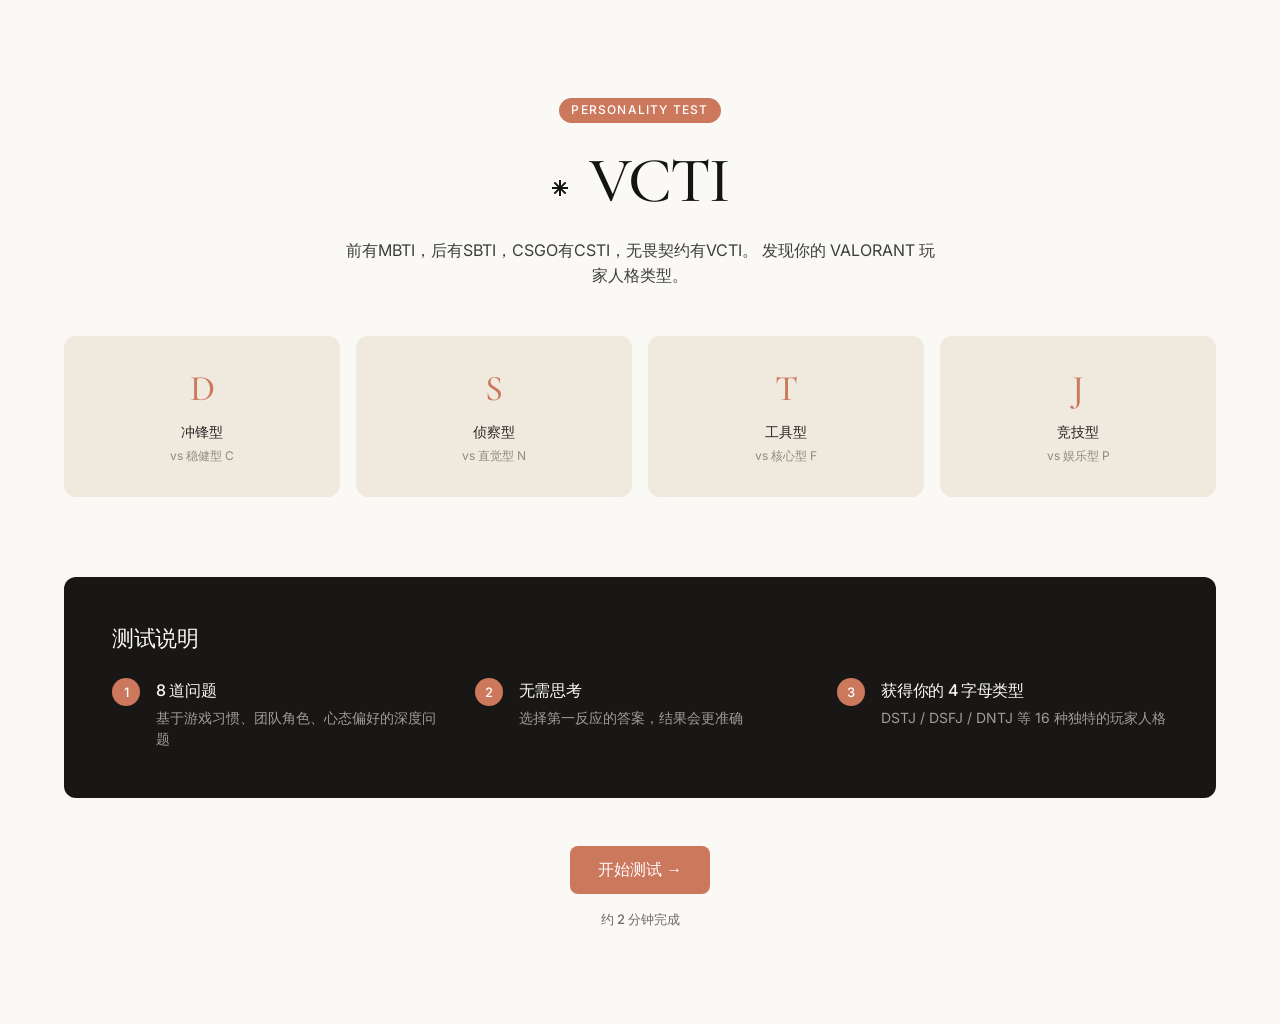
<file: index.html>
<!DOCTYPE html>
<html lang="zh-CN">
<head>
    <meta charset="UTF-8">
    <meta name="viewport" content="width=device-width, initial-scale=1.0">
    <title>VCTI // VALORANT Personality Test</title>
    <link rel="preconnect" href="https://fonts.googleapis.com">
    <link rel="preconnect" href="https://fonts.gstatic.com" crossorigin>
    <link href="https://fonts.googleapis.com/css2?family=Cormorant+Garamond:wght@400;500&family=Inter:wght@400;500&family=JetBrains+Mono&display=swap" rel="stylesheet">
    <link rel="stylesheet" href="styles.css">
</head>
<body>
    <!-- HOME PAGE -->
    <div id="home-page" class="page active">
        <div class="container">
            <div class="hero-section">
                <div class="hero-badge">
                    <span class="badge-coral">PERSONALITY TEST</span>
                </div>
                <h1 class="display-xl hero-title">
                    <span class="spike-mark">
                        <span></span>
                        <span></span>
                    </span>
                    VCTI
                </h1>
                <p class="body-md hero-subtitle">
                    前有MBTI，后有SBTI，CSGO有CSTI，无畏契约有VCTI。
                    发现你的 VALORANT 玩家人格类型。
                </p>
                <div class="dimensions-grid">
                    <div class="dimension-card">
                        <div class="dimension-letter">D</div>
                        <div class="dimension-label">冲锋型</div>
                        <div class="dimension-vs">vs 稳健型 C</div>
                    </div>
                    <div class="dimension-card">
                        <div class="dimension-letter">S</div>
                        <div class="dimension-label">侦察型</div>
                        <div class="dimension-vs">vs 直觉型 N</div>
                    </div>
                    <div class="dimension-card">
                        <div class="dimension-letter">T</div>
                        <div class="dimension-label">工具型</div>
                        <div class="dimension-vs">vs 核心型 F</div>
                    </div>
                    <div class="dimension-card">
                        <div class="dimension-letter">J</div>
                        <div class="dimension-label">竞技型</div>
                        <div class="dimension-vs">vs 娱乐型 P</div>
                    </div>
                </div>
            </div>

            <div class="instructions-card">
                <h2 class="title-lg">测试说明</h2>
                <div class="instructions-grid">
                    <div class="instruction-item">
                        <div class="instruction-number">1</div>
                        <div class="instruction-text">
                            <h4>8 道问题</h4>
                            <p>基于游戏习惯、团队角色、心态偏好的深度问题</p>
                        </div>
                    </div>
                    <div class="instruction-item">
                        <div class="instruction-number">2</div>
                        <div class="instruction-text">
                            <h4>无需思考</h4>
                            <p>选择第一反应的答案，结果会更准确</p>
                        </div>
                    </div>
                    <div class="instruction-item">
                        <div class="instruction-number">3</div>
                        <div class="instruction-text">
                            <h4>获得你的 4 字母类型</h4>
                            <p>DSTJ / DSFJ / DNTJ 等 16 种独特的玩家人格</p>
                        </div>
                    </div>
                </div>
            </div>

            <div class="cta-row">
                <button onclick="startTest()" class="btn-primary" style="height: 48px; padding: 0 28px; font-size: 16px;">
                    开始测试 →
                </button>
                <p class="caption" style="margin-top: 16px;">约 2 分钟完成</p>
            </div>
        </div>
    </div>

    <!-- TEST PAGE -->
    <div id="test-page" class="page">
        <div class="container">
            <div class="progress-header">
                <div class="progress-meta">
                    <span class="caption-uppercase">Question <span id="current-num">01</span> / 08</span>
                    <span class="caption">当前类型: <span id="current-type-preview">----</span></span>
                </div>
                <div class="progress-bar-container">
                    <div id="progress-bar-fill" class="progress-bar-fill" style="width: 12.5%;"></div>
                </div>
            </div>

            <div class="question-container">
                <h2 id="question-text" class="display-md question-text"></h2>
                <div id="options-list" class="options-list">
                    <!-- Options injected here -->
                </div>
            </div>
        </div>
    </div>

    <!-- RESULT PAGE -->
    <div id="result-page" class="page">
        <div class="container">
            <div class="result-header">
                <p class="caption-uppercase">Your VCTI Type</p>
                <h1 id="result-type" class="result-type"></h1>
                <h2 id="result-name" class="result-name"></h2>
                <span id="result-badge" class="badge-pill"></span>
            </div>

            <div class="result-card-main">
                <div class="result-grid-2">
                    <div class="result-info-block">
                        <h4>代表角色</h4>
                        <p id="result-agent"></p>
                    </div>
                    <div class="result-info-block">
                        <h4>代表玩家</h4>
                        <p id="result-player"></p>
                    </div>
                </div>

                <div class="result-features">
                    <h4>核心特征</h4>
                    <ul id="result-features-list" class="features-list">
                        <!-- Features injected here -->
                    </ul>
                </div>

                <div class="result-quote-block">
                    <p id="result-quote" class="result-quote"></p>
                    <p id="result-quote-author" class="result-quote-author"></p>
                </div>

                <div class="result-grid-2">
                    <div class="result-info-block">
                        <h4>适合段位</h4>
                        <p id="result-rank"></p>
                    </div>
                    <div class="result-info-block">
                        <h4>致命弱点</h4>
                        <p id="result-weakness"></p>
                    </div>
                </div>
            </div>

            <div class="dimension-breakdown-card">
                <h3 class="title-md">维度分析</h3>
                <div id="breakdown-grid" class="breakdown-grid">
                    <!-- Breakdown items injected here -->
                </div>
            </div>

            <div class="result-actions">
                <button onclick="shareResult()" class="btn-primary">
                    分享结果
                </button>
                <button onclick="restartTest()" class="btn-secondary">
                    再测一次
                </button>
            </div>
        </div>
    </div>

    <script src="app.js"></script>
</body>
</html>
</file>
<file: styles.css>
/* ===================================
   VCTI - VALORANT Personality Test
   Claude Design System
   =================================== */

:root {
    --primary: #cc785c;
    --primary-active: #a9583e;
    --primary-disabled: #e6dfd8;
    --ink: #141413;
    --body: #3d3d3a;
    --body-strong: #252523;
    --muted: #6c6a64;
    --muted-soft: #8e8b82;
    --hairline: #e6dfd8;
    --hairline-soft: #ebe6df;
    --canvas: #faf9f5;
    --surface-soft: #f5f0e8;
    --surface-card: #efe9de;
    --surface-cream-strong: #e8e0d2;
    --surface-dark: #181715;
    --surface-dark-elevated: #252320;
    --surface-dark-soft: #1f1e1b;
    --on-primary: #ffffff;
    --on-dark: #faf9f5;
    --on-dark-soft: #a09d96;
    --accent-teal: #5db8a6;
    --accent-amber: #e8a55a;
    --success: #5db872;
    --warning: #d4a017;
    --error: #c64545;
}

* {
    margin: 0;
    padding: 0;
    box-sizing: border-box;
}

body {
    font-family: Inter, -apple-system, BlinkMacSystemFont, 'Segoe UI', Roboto, sans-serif;
    background-color: var(--canvas);
    color: var(--body);
    line-height: 1.55;
    -webkit-font-smoothing: antialiased;
}

/* ===================================
   Typography
   =================================== */

h1, h2, h3, h4 {
    font-family: 'Cormorant Garamond', Garamond, 'Times New Roman', serif;
    font-weight: 500;
    letter-spacing: -0.02em;
    color: var(--ink);
}

.display-xl {
    font-family: 'Cormorant Garamond', Garamond, 'Times New Roman', serif;
    font-size: 64px;
    font-weight: 500;
    line-height: 1.05;
    letter-spacing: -0.03em;
    color: var(--ink);
}

.display-lg {
    font-family: 'Cormorant Garamond', Garamond, 'Times New Roman', serif;
    font-size: 48px;
    font-weight: 500;
    line-height: 1.1;
    letter-spacing: -0.02em;
    color: var(--ink);
}

.display-md {
    font-family: 'Cormorant Garamond', Garamond, 'Times New Roman', serif;
    font-size: 36px;
    font-weight: 500;
    line-height: 1.15;
    letter-spacing: -0.01em;
    color: var(--ink);
}

.display-sm {
    font-family: 'Cormorant Garamond', Garamond, 'Times New Roman', serif;
    font-size: 28px;
    font-weight: 500;
    line-height: 1.2;
    color: var(--ink);
}

.title-lg {
    font-size: 22px;
    font-weight: 500;
    line-height: 1.3;
    color: var(--ink);
}

.title-md {
    font-size: 18px;
    font-weight: 500;
    line-height: 1.4;
    color: var(--ink);
}

.title-sm {
    font-size: 16px;
    font-weight: 500;
    line-height: 1.4;
    color: var(--ink);
}

.body-md {
    font-size: 16px;
    font-weight: 400;
    line-height: 1.55;
    color: var(--body);
}

.body-sm {
    font-size: 14px;
    font-weight: 400;
    line-height: 1.55;
    color: var(--body);
}

.caption {
    font-size: 13px;
    font-weight: 500;
    line-height: 1.4;
    color: var(--muted);
}

.caption-uppercase {
    font-size: 12px;
    font-weight: 500;
    line-height: 1.4;
    letter-spacing: 0.1em;
    text-transform: uppercase;
    color: var(--muted);
}

.code {
    font-family: 'JetBrains Mono', ui-monospace, monospace;
    font-size: 14px;
    font-weight: 400;
    line-height: 1.6;
}

/* ===================================
   Buttons
   =================================== */

.btn-primary {
    display: inline-flex;
    align-items: center;
    justify-content: center;
    gap: 8px;
    padding: 12px 20px;
    height: 40px;
    background-color: var(--primary);
    color: var(--on-primary);
    font-size: 14px;
    font-weight: 500;
    line-height: 1;
    border: none;
    border-radius: 8px;
    cursor: pointer;
    transition: background-color 0.2s ease;
    text-decoration: none;
}

.btn-primary:hover {
    background-color: var(--primary-active);
}

.btn-secondary {
    display: inline-flex;
    align-items: center;
    justify-content: center;
    gap: 8px;
    padding: 12px 20px;
    height: 40px;
    background-color: var(--canvas);
    color: var(--ink);
    font-size: 14px;
    font-weight: 500;
    line-height: 1;
    border: 1px solid var(--hairline);
    border-radius: 8px;
    cursor: pointer;
    transition: all 0.2s ease;
    text-decoration: none;
}

.btn-secondary:hover {
    background-color: var(--surface-card);
}

.btn-secondary-on-dark {
    display: inline-flex;
    align-items: center;
    justify-content: center;
    gap: 8px;
    padding: 12px 20px;
    height: 40px;
    background-color: var(--surface-dark-elevated);
    color: var(--on-dark);
    font-size: 14px;
    font-weight: 500;
    line-height: 1;
    border: none;
    border-radius: 8px;
    cursor: pointer;
    transition: all 0.2s ease;
    text-decoration: none;
}

.btn-secondary-on-dark:hover {
    background-color: var(--surface-dark-soft);
}

/* ===================================
   Badge
   =================================== */

.badge-pill {
    display: inline-flex;
    align-items: center;
    padding: 4px 12px;
    background-color: var(--surface-card);
    color: var(--ink);
    font-size: 13px;
    font-weight: 500;
    line-height: 1.4;
    border-radius: 9999px;
}

.badge-coral {
    display: inline-flex;
    align-items: center;
    padding: 4px 12px;
    background-color: var(--primary);
    color: var(--on-primary);
    font-size: 12px;
    font-weight: 500;
    line-height: 1.4;
    letter-spacing: 0.1em;
    text-transform: uppercase;
    border-radius: 9999px;
}

/* ===================================
   Page Transitions
   =================================== */

.page {
    display: none;
    opacity: 0;
    transition: opacity 0.4s ease;
}

.page.active {
    display: block;
    opacity: 1;
}

/* ===================================
   Container
   =================================== */

.container {
    max-width: 1200px;
    margin: 0 auto;
    padding: 0 24px;
}

/* ===================================
   HOME PAGE
   =================================== */

#home-page {
    min-height: 100vh;
    padding: 96px 0;
}

.hero-section {
    text-align: center;
    margin-bottom: 80px;
}

.hero-badge {
    margin-bottom: 24px;
}

.hero-title {
    margin-bottom: 24px;
}

.hero-subtitle {
    max-width: 600px;
    margin: 0 auto 48px;
    color: var(--body);
}

/* Dimensions Grid */
.dimensions-grid {
    display: grid;
    grid-template-columns: repeat(4, 1fr);
    gap: 16px;
    margin-bottom: 80px;
}

.dimension-card {
    background-color: var(--surface-card);
    padding: 32px;
    border-radius: 12px;
    text-align: center;
    transition: transform 0.2s ease;
}

.dimension-card:hover {
    transform: translateY(-2px);
}

.dimension-letter {
    font-family: 'Cormorant Garamond', Garamond, 'Times New Roman', serif;
    font-size: 36px;
    font-weight: 500;
    line-height: 1.15;
    color: var(--primary);
    margin-bottom: 12px;
}

.dimension-label {
    font-size: 14px;
    font-weight: 500;
    color: var(--body-strong);
    margin-bottom: 4px;
}

.dimension-vs {
    font-size: 12px;
    color: var(--muted-soft);
}

/* Instructions Card */
.instructions-card {
    background-color: var(--surface-dark);
    color: var(--on-dark);
    padding: 48px;
    border-radius: 12px;
    margin-bottom: 48px;
}

.instructions-card .title-lg {
    color: var(--on-dark);
    margin-bottom: 24px;
}

.instructions-grid {
    display: grid;
    grid-template-columns: repeat(3, 1fr);
    gap: 32px;
}

.instruction-item {
    display: flex;
    gap: 16px;
}

.instruction-number {
    width: 28px;
    height: 28px;
    background-color: var(--primary);
    color: var(--on-primary);
    border-radius: 50%;
    display: flex;
    align-items: center;
    justify-content: center;
    font-size: 13px;
    font-weight: 500;
    flex-shrink: 0;
}

.instruction-text h4 {
    color: var(--on-dark);
    font-family: Inter, sans-serif;
    font-size: 16px;
    font-weight: 500;
    margin-bottom: 4px;
}

.instruction-text p {
    color: var(--on-dark-soft);
    font-size: 14px;
}

.cta-row {
    text-align: center;
}

/* ===================================
   TEST PAGE
   =================================== */

#test-page {
    min-height: 100vh;
    padding: 64px 0;
}

.progress-header {
    max-width: 600px;
    margin: 0 auto 48px;
}

.progress-meta {
    display: flex;
    justify-content: space-between;
    align-items: center;
    margin-bottom: 12px;
}

.progress-bar-container {
    width: 100%;
    height: 6px;
    background-color: var(--surface-card);
    border-radius: 3px;
    overflow: hidden;
}

.progress-bar-fill {
    height: 100%;
    background-color: var(--primary);
    border-radius: 3px;
    transition: width 0.5s ease;
}

.question-container {
    max-width: 600px;
    margin: 0 auto;
}

.question-text {
    text-align: center;
    margin-bottom: 48px;
}

.options-list {
    display: flex;
    flex-direction: column;
    gap: 12px;
}

.option-btn {
    display: block;
    width: 100%;
    padding: 20px 24px;
    background-color: var(--surface-card);
    color: var(--body-strong);
    font-size: 16px;
    font-weight: 400;
    line-height: 1.55;
    border: none;
    border-radius: 8px;
    cursor: pointer;
    text-align: left;
    transition: all 0.2s ease;
}

.option-btn:hover {
    background-color: var(--surface-cream-strong);
    transform: translateX(4px);
}

.option-letter {
    display: inline-block;
    width: 24px;
    font-weight: 500;
    color: var(--primary);
}

/* ===================================
   RESULT PAGE
   =================================== */

#result-page {
    min-height: 100vh;
    padding: 64px 0 96px;
}

.result-header {
    text-align: center;
    margin-bottom: 64px;
}

.result-type {
    font-family: 'Cormorant Garamond', Garamond, 'Times New Roman', serif;
    font-size: 80px;
    font-weight: 500;
    line-height: 1;
    letter-spacing: -0.03em;
    color: var(--ink);
    margin-bottom: 16px;
}

.result-name {
    font-family: 'Cormorant Garamond', Garamond, 'Times New Roman', serif;
    font-size: 36px;
    font-weight: 500;
    line-height: 1.15;
    color: var(--primary);
    margin-bottom: 16px;
}

.result-card-main {
    background-color: var(--surface-dark);
    border-radius: 12px;
    padding: 48px;
    margin-bottom: 32px;
}

.result-grid-2 {
    display: grid;
    grid-template-columns: 1fr 1fr;
    gap: 32px;
    margin-bottom: 48px;
}

.result-info-block h4 {
    font-family: Inter, sans-serif;
    font-size: 12px;
    font-weight: 500;
    line-height: 1.4;
    letter-spacing: 0.1em;
    text-transform: uppercase;
    color: var(--on-dark-soft);
    margin-bottom: 8px;
}

.result-info-block p {
    color: var(--on-dark);
    font-size: 18px;
    font-weight: 500;
    line-height: 1.4;
}

.result-features {
    margin-bottom: 48px;
}

.result-features h4 {
    font-family: Inter, sans-serif;
    font-size: 12px;
    font-weight: 500;
    line-height: 1.4;
    letter-spacing: 0.1em;
    text-transform: uppercase;
    color: var(--on-dark-soft);
    margin-bottom: 16px;
}

.features-list {
    display: flex;
    flex-direction: column;
    gap: 12px;
    list-style: none;
}

.feature-item {
    display: flex;
    align-items: flex-start;
    gap: 12px;
    color: var(--on-dark);
    font-size: 16px;
}

.feature-bullet {
    width: 6px;
    height: 6px;
    background-color: var(--primary);
    border-radius: 50%;
    margin-top: 10px;
    flex-shrink: 0;
}

.result-quote-block {
    padding: 24px;
    background-color: var(--surface-dark-soft);
    border-radius: 8px;
    border-left: 3px solid var(--primary);
    margin-bottom: 32px;
}

.result-quote {
    font-family: 'Cormorant Garamond', Garamond, 'Times New Roman', serif;
    font-size: 24px;
    font-style: italic;
    color: var(--on-dark);
    line-height: 1.4;
}

.result-quote-author {
    color: var(--on-dark-soft);
    font-size: 14px;
    margin-top: 8px;
}

.result-quote-author::before {
    content: '— ';
}

/* Dimension Breakdown Card */
.dimension-breakdown-card {
    background-color: var(--surface-card);
    border-radius: 12px;
    padding: 48px;
    margin-bottom: 32px;
}

.dimension-breakdown-card .title-md {
    text-align: center;
    margin-bottom: 32px;
}

.breakdown-grid {
    display: grid;
    grid-template-columns: 1fr 1fr;
    gap: 32px;
}

.breakdown-item {
    padding-bottom: 24px;
    border-bottom: 1px solid var(--hairline);
}

.breakdown-item:last-child,
.breakdown-item:nth-last-child(2) {
    border-bottom: none;
    padding-bottom: 0;
}

.breakdown-labels {
    display: flex;
    justify-content: space-between;
    align-items: center;
    margin-bottom: 8px;
}

.breakdown-label {
    font-size: 16px;
    font-weight: 500;
    color: var(--ink);
}

.breakdown-vs {
    color: var(--muted-soft);
}

.breakdown-bar {
    height: 8px;
    background-color: var(--surface-soft);
    border-radius: 4px;
    overflow: hidden;
    margin-bottom: 8px;
}

.breakdown-bar-fill {
    height: 100%;
    background-color: var(--primary);
    border-radius: 4px;
    transition: width 1s ease;
}

.breakdown-desc {
    font-size: 13px;
    color: var(--muted);
}

/* Actions */
.result-actions {
    display: flex;
    justify-content: center;
    gap: 12px;
}

/* Spike mark decoration */
.spike-mark {
    display: inline-block;
    width: 16px;
    height: 16px;
    position: relative;
    margin-right: 8px;
    vertical-align: middle;
}

.spike-mark::before {
    content: '';
    position: absolute;
    top: 50%;
    left: 0;
    width: 100%;
    height: 2px;
    background-color: var(--ink);
    transform: translateY(-50%);
}

.spike-mark::after {
    content: '';
    position: absolute;
    top: 0;
    left: 50%;
    width: 2px;
    height: 100%;
    background-color: var(--ink);
    transform: translateX(-50%);
}

.spike-mark span {
    position: absolute;
    width: 100%;
    height: 2px;
    background-color: var(--ink);
    top: 50%;
    left: 0;
}

.spike-mark span:first-child {
    transform: translateY(-50%) rotate(45deg);
}

.spike-mark span:last-child {
    transform: translateY(-50%) rotate(-45deg);
}

/* ===================================
   Responsive
   =================================== */

@media (max-width: 1024px) {
    .dimensions-grid {
        grid-template-columns: repeat(2, 1fr);
    }

    .instructions-grid {
        grid-template-columns: 1fr;
    }

    .breakdown-grid {
        grid-template-columns: 1fr;
    }

    .breakdown-item:nth-last-child(2) {
        border-bottom: 1px solid var(--hairline);
        padding-bottom: 24px;
    }
}

@media (max-width: 768px) {
    .display-xl {
        font-size: 40px;
    }

    .display-lg {
        font-size: 32px;
    }

    .display-md {
        font-size: 28px;
    }

    .result-type {
        font-size: 56px;
    }

    .result-name {
        font-size: 28px;
    }

    .dimensions-grid {
        grid-template-columns: 1fr;
    }

    .result-grid-2 {
        grid-template-columns: 1fr;
    }

    .result-card-main,
    .dimension-breakdown-card {
        padding: 32px 24px;
    }

    .result-actions {
        flex-direction: column;
    }

    .result-actions button {
        width: 100%;
    }

    .instructions-card {
        padding: 32px 24px;
    }
}
</file>
